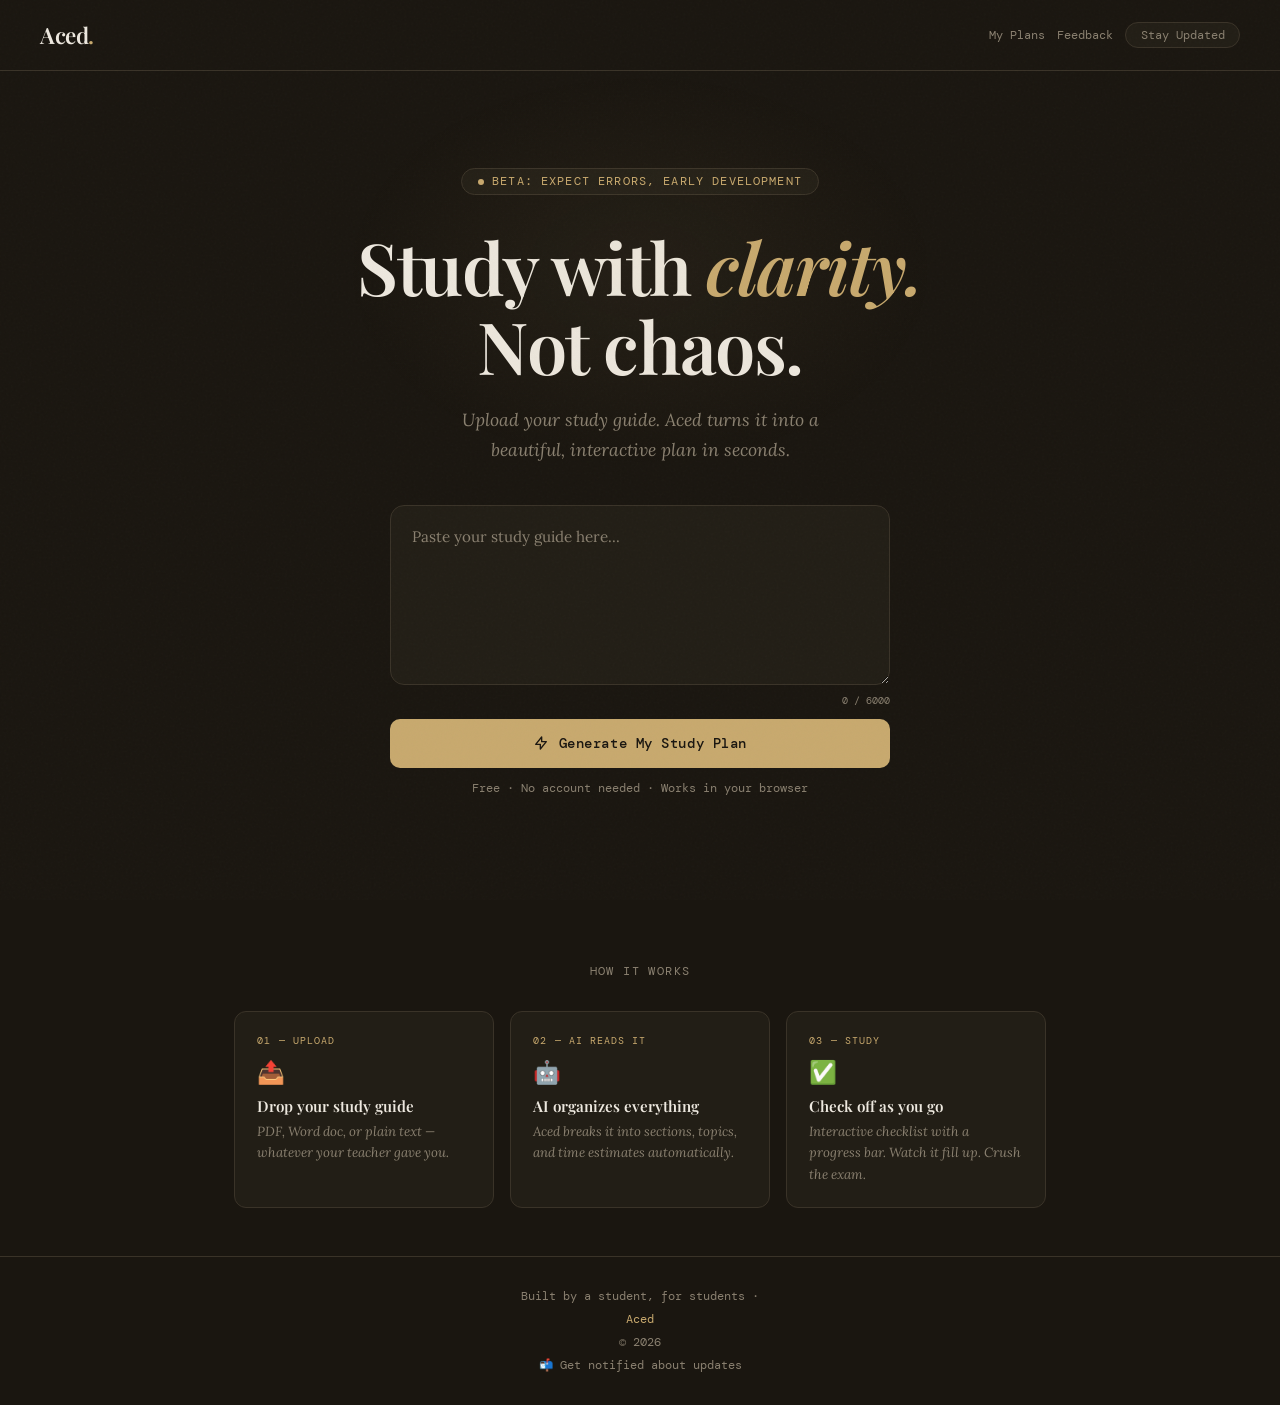
<file: index.html>
<!DOCTYPE html>
<html lang="en">
<head>
<!-- Google tag (gtag.js) -->
<script async src="https://www.googletagmanager.com/gtag/js?id=G-MVRLB366R9"></script>
<script>
  window.dataLayer = window.dataLayer || [];
  function gtag(){dataLayer.push(arguments);}
  gtag('js', new Date());

  gtag('config', 'G-MVRLB366R9');
</script>
  <meta charset="UTF-8">
  <meta name="viewport" content="width=device-width, initial-scale=1.0">
  <title>Aced — Study With Clarity, Not Chaos</title>
  <link rel="icon" type="image/svg+xml" href="favicon.svg">
  <link href="https://fonts.googleapis.com/css2?family=Playfair+Display:ital,wght@0,400;0,600;1,400&family=Lora:ital,wght@0,400;0,500;1,400&family=DM+Mono:wght@400;500&display=swap" rel="stylesheet">
  <link rel="stylesheet" href="shared.css">
  <link rel="stylesheet" href="index.css">
<!-- Primary SEO -->
<meta name="description" content="Upload your study guide and get a beautiful, interactive study plan in seconds. Free AI-powered study tool for students.">
<meta name="keywords" content="study tool, AI study guide, study plan, interactive checklist, student productivity">

<!-- Open Graph (makes links look good when shared on social) -->
<meta property="og:title" content="Aced — Turn your study guide into a plan">
<meta property="og:description" content="Upload your study guide and get a beautiful, interactive study plan in seconds.">
<meta property="og:url" content="https://studyaced.com">
<meta property="og:type" content="website">

<!-- Twitter/X card -->
<meta name="twitter:card" content="summary">
<meta name="twitter:title" content="Aced — Turn your study guide into a plan">
<meta name="twitter:description" content="Upload your study guide and get a beautiful, interactive study plan in seconds.">
<link rel="canonical" href="https://studyaced.com">
</head>
<body>

  <!-- LOADING OVERLAY -->
  <div class="loading-overlay" id="loading-overlay">
    <div class="loading-title">Building your study plan...</div>
    <div class="loading-msg" id="loading-msg">Reading your file...</div>
    <div class="loading-bar-wrap">
      <div class="loading-bar-fill" id="loading-bar"></div>
    </div>
    <div class="loading-pct" id="loading-pct">0%</div>
  </div>

  <!-- NAV -->
  <nav>
    <div class="nav-logo">Aced<span>.</span></div>
    <div class="nav-links">
       <a href="plans.html" class="nav-link">My Plans</a>
       <a href="https://tally.so/r/XxqjLe" target="_blank" class="nav-link">Feedback</a>
       <a href="https://tally.so/r/OD5jP8" target="_blank" class="nav-link nav-link-highlight">Stay Updated</a>
    </div>
  </nav>

  <!-- HERO + UPLOAD -->
  <section class="hero">
    <div class="eyebrow">
      <div class="dot-pulse"></div>
      BETA: Expect errors, Early Development
    </div>

    <h1>Study with <em>clarity.</em><br>Not chaos.</h1>

    <p class="subhead">Upload your study guide. Aced turns it into a beautiful, interactive plan in seconds.</p>

    <div class="upload-wrap">

    <div class="text-input-wrap">
      <textarea 
        id="study-input" 
        maxlength="6000" 
        placeholder="Paste your study guide here..."></textarea>
      <div id="char-counter" class="char-counter">0 / 6000</div>
    </div>
      <div class="error-msg" id="error-msg"></div>

      <button type="button" class="generate-btn" id="generate-btn">
        <svg fill="none" stroke="currentColor" stroke-width="2" viewBox="0 0 24 24">
          <path stroke-linecap="round" stroke-linejoin="round" d="M13 10V3L4 14h7v7l9-11h-7z"/>
        </svg>
        Generate My Study Plan
      </button>

      <p class="upload-note">Free · No account needed · Works in your browser</p>

    </div>
  </section>

  <!-- HOW IT WORKS -->
  <section class="features">
    <div class="features-label">How it works</div>
    <div class="features-grid">
      <div class="feature-card">
        <div class="feature-step">01 — UPLOAD</div>
        <span class="feature-icon">📤</span>
        <div class="feature-title">Drop your study guide</div>
        <div class="feature-desc">PDF, Word doc, or plain text — whatever your teacher gave you.</div>
      </div>
      <div class="feature-card">
        <div class="feature-step">02 — AI READS IT</div>
        <span class="feature-icon">🤖</span>
        <div class="feature-title">AI organizes everything</div>
        <div class="feature-desc">Aced breaks it into sections, topics, and time estimates automatically.</div>
      </div>

      <div class="feature-card">
        <div class="feature-step">03 — STUDY</div>
        <span class="feature-icon">✅</span>
        <div class="feature-title">Check off as you go</div>
        <div class="feature-desc">Interactive checklist with a progress bar. Watch it fill up. Crush the exam.</div>
      </div>
    </div>
  </section>

  <!-- FOOTER -->
  <footer>
    Built by a student, for students · <span>Aced</span> © 2026
    <a href="https://tally.so/r/OD5jP8" target="_blank" class="footer-signup">📬 Get notified about updates</a>
  </footer>

  <script src="processor.js"></script>
  <script src="app.js"></script>
  <script async src="https://scripts.simpleanalyticscdn.com/latest.js"></script>
  <script async src="https://scripts.simpleanalyticscdn.com/auto-events.js"></script>
</body>
</html>
</file>
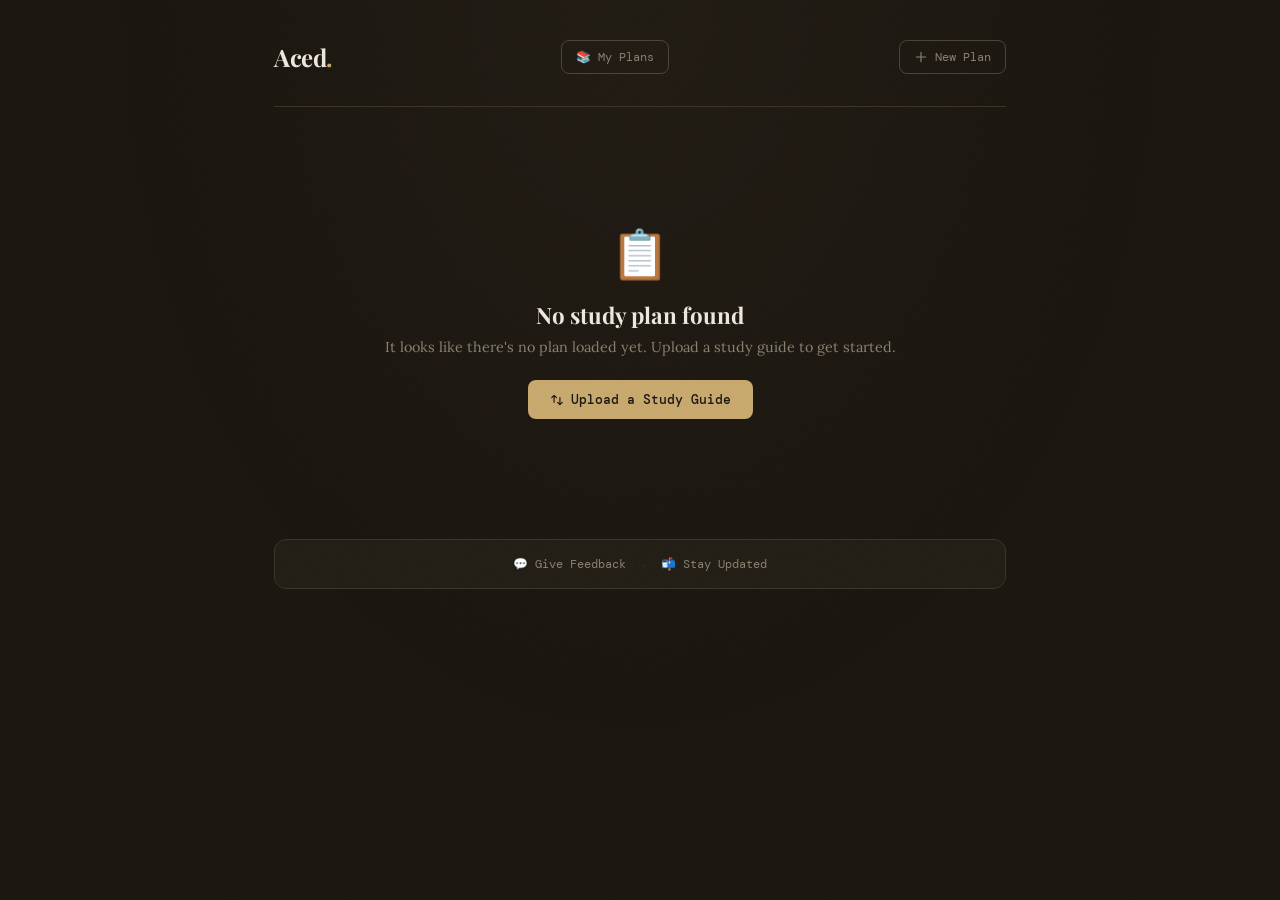
<file: generate.html>
<!DOCTYPE html>
<html lang="en">
<head>
<!-- Google tag (gtag.js) -->
<script async src="https://www.googletagmanager.com/gtag/js?id=G-MVRLB366R9"></script>
<script>
  window.dataLayer = window.dataLayer || [];
  function gtag(){dataLayer.push(arguments);}
  gtag('js', new Date());

  gtag('config', 'G-MVRLB366R9');
</script>
  <meta charset="UTF-8">
  <meta name="viewport" content="width=device-width, initial-scale=1.0">
  <title>Your Study Plan — Aced</title>
  <link rel="icon" type="image/svg+xml" href="favicon.svg">
  <link href="https://fonts.googleapis.com/css2?family=Playfair+Display:ital,wght@0,400;0,600;0,700;1,400&family=Lora:ital,wght@0,400;0,500;1,400&family=DM+Mono:wght@300;400;500&display=swap" rel="stylesheet">
  <link rel="stylesheet" href="shared.css">
  <link rel="stylesheet" href="generate.css">
<!-- Primary SEO -->
<meta name="description" content="Upload your study guide and get a beautiful, interactive study plan in seconds. Free AI-powered study tool for students.">
<meta name="keywords" content="study tool, AI study guide, study plan, interactive checklist, student productivity">

<!-- Open Graph (makes links look good when shared on social) -->
<meta property="og:title" content="Aced — Turn your study guide into a plan">
<meta property="og:description" content="Upload your study guide and get a beautiful, interactive study plan in seconds.">
<meta property="og:url" content="https://studyaced.com">
<meta property="og:type" content="website">

<!-- Twitter/X card -->
<meta name="twitter:card" content="summary">
<meta name="twitter:title" content="Aced — Turn your study guide into a plan">
<meta name="twitter:description" content="Upload your study guide and get a beautiful, interactive study plan in seconds.">
</head>
<body>
  <canvas id="confetti"></canvas>

  <div class="container">
    <header class="header">
      <a href="index.html" class="logo">Aced<span>.</span></a>
      <a href="plans.html" class="new-plan-btn">📚 My Plans</a>
      <a href="index.html" class="new-plan-btn">
        <svg fill="none" stroke="currentColor" stroke-width="2" viewBox="0 0 24 24">
          <path stroke-linecap="round" stroke-linejoin="round" d="M12 4v16m8-8H4"/>
        </svg>
        New Plan
      </a>
    </header>

    <div id="app"></div>
    <div class="feedback-bar">
      <a href="https://tally.so/r/XxqjLe" target="_blank" class="feedback-link">
         💬 Give Feedback
      </a>
      <span class="feedback-divider">·</span>
      <a href="https://tally.so/r/OD5jP8" target="_blank" class="feedback-link">
         📬 Stay Updated
      </a>
    </div>
  </div>

  <script src="generate.js"></script>
</body>
</html>
</file>
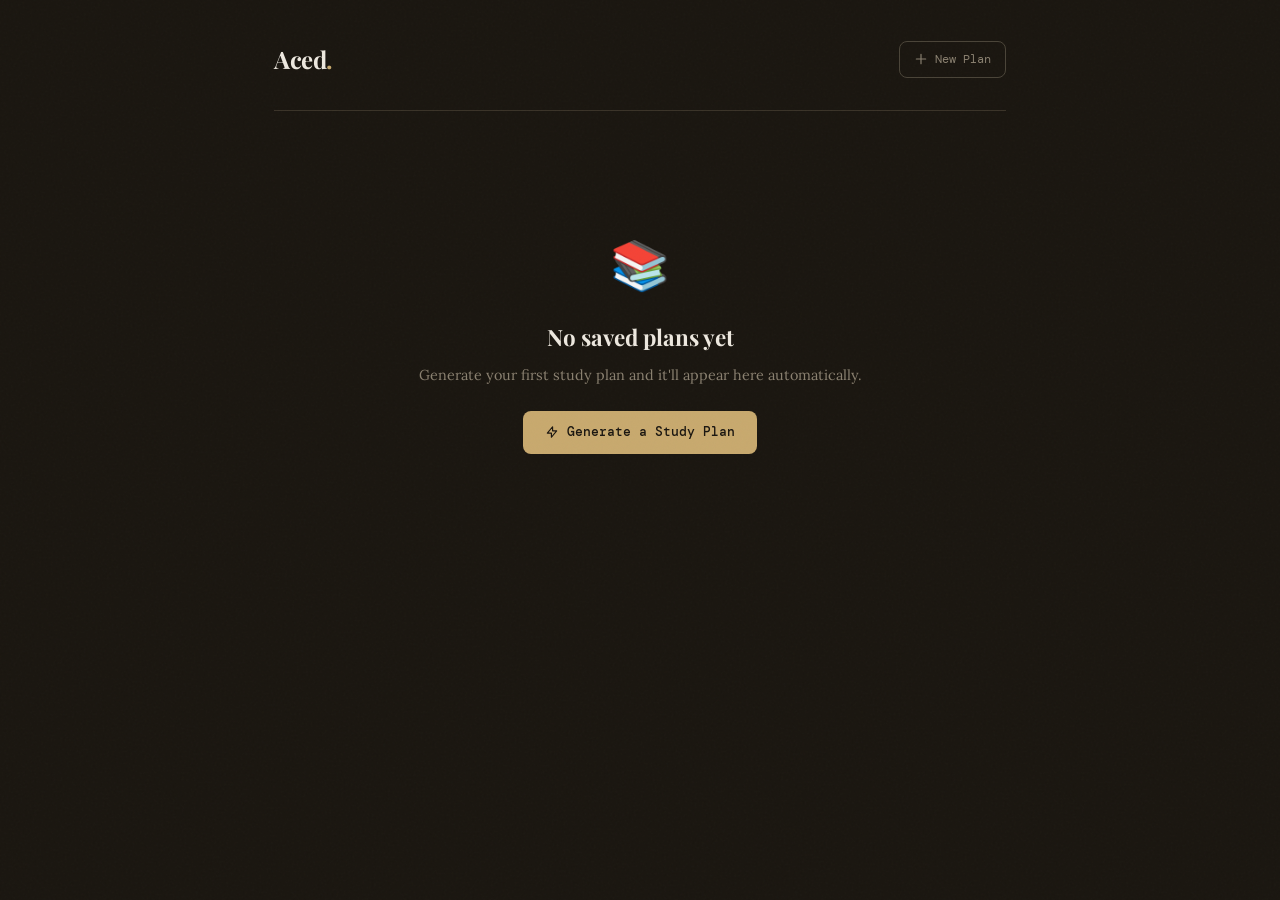
<file: plans.html>
<!DOCTYPE html>
<html lang="en">
<head>
  <meta charset="UTF-8">
  <meta name="viewport" content="width=device-width, initial-scale=1.0">
  <title>My Plans — Aced</title>
  <link rel="icon" type="image/svg+xml" href="favicon.svg">
  <link href="https://fonts.googleapis.com/css2?family=Playfair+Display:ital,wght@0,400;0,600;0,700;1,400&family=Lora:ital,wght@0,400;0,500;1,400&family=DM+Mono:wght@300;400;500&display=swap" rel="stylesheet">
  <link rel="stylesheet" href="shared.css">
  <link rel="stylesheet" href="plans.css">
</head>
<body>
  <div class="container">
    <header class="header">
      <a href="index.html" class="logo">Aced<span>.</span></a>
      <a href="index.html" class="new-plan-btn">
        <svg fill="none" stroke="currentColor" stroke-width="2" viewBox="0 0 24 24">
          <path stroke-linecap="round" stroke-linejoin="round" d="M12 4v16m8-8H4"/>
        </svg>
        New Plan
      </a>
    </header>

    <div id="app"></div>
  </div>

  <script src="plans.js"></script>
</body>
</html>
</file>
<file: shared.css>
/* ── THEME TOKENS ── */
:root {
  --ease:      cubic-bezier(.4,0,.2,1);
  --bg:        #1a1610;
  --bg2:       #221e16;
  --bg3:       #2c271d;
  --border:    #3a3328;
  --border-light: #4a4438;
  --text:      #ede8df;
  --muted:     #8a8070;
  --accent:    #c8a96e;
  --accent2:   #e8c98e;
  --accent-dim: #9a7e4f;
  --accent-glow: rgba(200,169,110,0.08);
  --red:       #c87070;
  --green:     #7db87d;
  --green-bg:  rgba(125,184,125,0.1);
  --radius:    12px;
  --cta:       #c8a96e;
  --cta-text:  #1a1610;
}

*, *::before, *::after { box-sizing: border-box; margin: 0; padding: 0; }
html { scroll-behavior: smooth; }

body {
  background: var(--bg);
  color: var(--text);
  font-family: 'Lora', Georgia, serif;
  min-height: 100vh;
  overflow-x: hidden;
}

/* ── GRAIN OVERLAY ── */
body::before {
  content: '';
  position: fixed;
  inset: 0;
  background-image: url("data:image/svg+xml,%3Csvg viewBox='0 0 512 512' xmlns='http://www.w3.org/2000/svg'%3E%3Cfilter id='n'%3E%3CfeTurbulence type='fractalNoise' baseFrequency='0.75' numOctaves='4' stitchTiles='stitch'/%3E%3C/filter%3E%3Crect width='100%25' height='100%25' filter='url(%23n)' opacity='0.035'/%3E%3C/svg%3E");
  pointer-events: none;
  z-index: 100;
  opacity: 0.6;
}

/* ── ANIMATIONS ── */
@keyframes fadeUp {
  from { opacity: 0; transform: translateY(20px); }
  to   { opacity: 1; transform: translateY(0); }
}

@keyframes pulse {
  0%, 100% { opacity: 1; transform: scale(1); }
  50%       { opacity: 0.4; transform: scale(0.7); }
}

/* ── DOT PULSE ── */
.dot-pulse {
  width: 6px; height: 6px;
  background: var(--accent);
  border-radius: 50%;
  animation: pulse 2s infinite;
}

/* ── FEEDBACK BAR ── */
.feedback-bar {
  display: flex;
  align-items: center;
  justify-content: center;
  gap: 1rem;
  margin-top: 40px;
  padding: 16px;
  background: var(--bg2);
  border: 1px solid var(--border);
  border-radius: var(--radius);
}

.feedback-link {
  font-family: 'DM Mono', monospace;
  font-size: 0.75rem;
  color: var(--muted);
  text-decoration: none;
  transition: color 0.2s;
}
.feedback-link:hover { color: var(--accent); }

.feedback-divider {
  color: var(--border);
  font-size: 0.75rem;
}

/* ── FOOTER SIGNUP ── */
.footer-signup {
  font-family: 'DM Mono', monospace;
  font-size: 0.72rem;
  color: var(--muted);
  text-decoration: none;
  transition: color 0.2s;
}
.footer-signup:hover { color: var(--accent); }
</file>
<file: index.css>
/* ── NAV ── */
nav {
  position: fixed;
  top: 0; left: 0; right: 0;
  z-index: 50;
  display: flex;
  align-items: center;
  justify-content: space-between;
  padding: 1.25rem 2.5rem;
  background: var(--bg);
  border-bottom: 1px solid var(--border);
}

.nav-logo {
  font-family: 'Playfair Display', serif;
  font-size: 1.4rem;
  font-weight: 600;
  color: var(--text);
  letter-spacing: -0.02em;
}
.nav-logo span { color: var(--accent); }

.nav-badge {
  display: inline-flex;
  align-items: center;
  gap: 0.4rem;
  background: var(--bg2);
  border: 1px solid var(--border);
  border-radius: 99px;
  padding: 0.3rem 0.9rem;
  font-family: 'DM Mono', monospace;
  font-size: 0.7rem;
  color: var(--muted);
}

/* ── HERO ── */
.hero {
  min-height: 100vh;
  display: flex;
  flex-direction: column;
  align-items: center;
  justify-content: center;
  text-align: center;
  padding: 8rem 1.5rem 4rem;
  position: relative;
}

.hero::after {
  content: '';
  position: absolute;
  top: 30%; left: 50%;
  transform: translate(-50%, -50%);
  width: 600px; height: 400px;
  background: radial-gradient(ellipse, var(--accent) 0%, transparent 70%);
  opacity: 0.06;
  pointer-events: none;
  border-radius: 50%;
}

.eyebrow {
  display: inline-flex;
  align-items: center;
  gap: 0.5rem;
  background: var(--bg2);
  border: 1px solid var(--border);
  border-radius: 99px;
  padding: 0.3rem 1rem;
  font-family: 'DM Mono', monospace;
  font-size: 0.72rem;
  color: var(--accent);
  letter-spacing: 0.1em;
  text-transform: uppercase;
  margin-bottom: 2rem;
  animation: fadeUp 0.6s var(--ease) both;
}

h1 {
  font-family: 'Playfair Display', serif;
  font-size: clamp(2.6rem, 6vw, 4.5rem);
  font-weight: 600;
  line-height: 1.1;
  letter-spacing: -0.02em;
  max-width: 720px;
  margin-bottom: 1.25rem;
  animation: fadeUp 0.6s 0.1s var(--ease) both;
}
h1 em { font-style: italic; color: var(--accent); }

.subhead {
  font-size: clamp(0.95rem, 2vw, 1.1rem);
  color: var(--muted);
  max-width: 420px;
  line-height: 1.7;
  margin-bottom: 2.5rem;
  font-style: italic;
  animation: fadeUp 0.6s 0.2s var(--ease) both;
}

/* ── UPLOAD ZONE ── */
.upload-wrap {
  width: 100%;
  max-width: 500px;
  animation: fadeUp 0.6s 0.3s var(--ease) both;
}

/* ── ERROR ── */
.error-msg {
  display: none;
  align-items: flex-start;
  gap: 0.5rem;
  background: rgba(200,112,112,0.07);
  border: 1px solid rgba(200,112,112,0.25);
  border-radius: 10px;
  padding: 0.75rem 1rem;
  margin-top: 0.75rem;
  font-family: 'DM Mono', monospace;
  font-size: 0.73rem;
  color: var(--red);
  line-height: 1.5;
  text-align: left;
}
.error-msg.show { display: flex; }
.error-msg::before { content: '⚠'; flex-shrink: 0; }

/* ── GENERATE BUTTON ── */
.generate-btn {
  display: flex;
  align-items: center;
  justify-content: center;
  gap: 0.6rem;
  width: 100%;
  margin-top: 0.75rem;
  background: var(--cta);
  color: var(--cta-text);
  font-family: 'DM Mono', monospace;
  font-size: 0.88rem;
  font-weight: 500;
  letter-spacing: 0.04em;
  padding: 0.95rem 2rem;
  border-radius: 10px;
  border: none;
  cursor: pointer;
  transition: opacity 0.2s, transform 0.15s;
}
.generate-btn:hover:not(:disabled) { opacity: 0.88; transform: translateY(-2px); }
.generate-btn:active:not(:disabled) { transform: translateY(0); }
.generate-btn svg { width: 16px; height: 16px; flex-shrink: 0; }

.upload-note {
  margin-top: 0.75rem;
  font-size: 0.73rem;
  color: var(--muted);
  font-family: 'DM Mono', monospace;
  text-align: center;
}

/* ── LOADING OVERLAY ── */
.loading-overlay {
  display: none;
  position: fixed;
  inset: 0;
  background: rgba(26,22,16,0.93);
  backdrop-filter: blur(8px);
  z-index: 200;
  align-items: center;
  justify-content: center;
  flex-direction: column;
  gap: 1.25rem;
}
.loading-overlay.show { display: flex; }

.loading-title {
  font-family: 'Playfair Display', serif;
  font-size: 1.3rem;
  font-weight: 600;
  color: var(--text);
}
.loading-msg {
  font-family: 'DM Mono', monospace;
  font-size: 0.75rem;
  color: var(--muted);
  font-style: italic;
  min-height: 18px;
}
.loading-bar-wrap {
  width: 260px;
  height: 3px;
  background: var(--border);
  border-radius: 2px;
  overflow: hidden;
}
.loading-bar-fill {
  height: 100%;
  background: linear-gradient(90deg, var(--accent-dim), var(--accent));
  border-radius: 2px;
  transition: width 0.5s var(--ease);
  width: 0%;
}
.loading-pct {
  font-family: 'DM Mono', monospace;
  font-size: 0.68rem;
  color: var(--muted);
}

/* ── HOW IT WORKS ── */
.features {
  padding: 4rem 1.5rem 3rem;
  max-width: 860px;
  margin: 0 auto;
}
.features-label {
  text-align: center;
  font-family: 'DM Mono', monospace;
  font-size: 0.72rem;
  color: var(--muted);
  letter-spacing: 0.12em;
  text-transform: uppercase;
  margin-bottom: 2rem;
}
.features-grid {
  display: grid;
  grid-template-columns: repeat(auto-fit, minmax(230px, 1fr));
  gap: 1rem;
}
.feature-card {
  background: var(--bg2);
  border: 1px solid var(--border);
  border-radius: 12px;
  padding: 1.4rem;
  transition: border-color 0.2s, transform 0.2s;
}
.feature-card:hover { border-color: var(--accent); transform: translateY(-2px); }
.feature-step {
  font-family: 'DM Mono', monospace;
  font-size: 0.65rem;
  color: var(--accent);
  letter-spacing: 0.1em;
  margin-bottom: 0.6rem;
}
.feature-icon { font-size: 1.4rem; margin-bottom: 0.6rem; display: block; }
.feature-title {
  font-family: 'Playfair Display', serif;
  font-size: 0.95rem;
  font-weight: 600;
  margin-bottom: 0.35rem;
  color: var(--text);
}
.feature-desc {
  font-size: 0.83rem;
  color: var(--muted);
  line-height: 1.6;
  font-style: italic;
}

/* ── FOOTER ── */
footer {
  text-align: center;
  padding: 2rem;
  border-top: 1px solid var(--border);
  font-family: 'DM Mono', monospace;
  font-size: 0.72rem;
  color: var(--muted);
  display: flex;
  flex-direction: column;
  align-items: center;
  gap: 0.5rem;
}
footer span { color: var(--accent); }

/* ── RESPONSIVE ── */
@media (max-width: 500px) {
  nav { padding: 1rem 1.25rem; }
  .hero { padding: 7rem 1.25rem 3rem; }
}

.nav-links {
  display: flex;
  align-items: center;
  gap: 0.75rem;
}

.nav-link {
  font-family: 'DM Mono', monospace;
  font-size: 0.72rem;
  color: var(--muted);
  text-decoration: none;
  transition: color 0.2s;
}
.nav-link:hover { color: var(--text); }

.nav-link-highlight {
  background: var(--bg2);
  border: 1px solid var(--border);
  border-radius: 99px;
  padding: 0.3rem 0.9rem;
}
.nav-link-highlight:hover { border-color: var(--accent); color: var(--accent); }




/* ── TEXT INPUT ── */
.text-input-wrap {
  width: 100%;
}

#study-input {
  width: 100%;
  padding: 1.2rem 1.3rem;
  border-radius: 14px;
  border: 1px solid var(--border);
  background: var(--bg2);
  color: var(--text);
  font-family: 'Lora', serif;
  font-size: 0.95rem;
  line-height: 1.6;
  resize: vertical;
  min-height: 180px;
  transition: border-color 0.2s, box-shadow 0.2s;
}

#study-input::placeholder {
  color: var(--muted);
}

#study-input:focus {
  outline: none;
  border-color: var(--accent);
  box-shadow: 0 0 0 3px var(--accent-glow);
}


.text-input-wrap {
  position: relative;
  width: 100%;
}

.char-counter {
  text-align: right;
  font-family: 'DM Mono', monospace;
  font-size: 0.65rem;
  color: var(--muted);
  margin-top: 5px;
  transition: color 0.2s;
}

.char-counter.limit-near {
  color: var(--accent);
}

.char-counter.limit-reached {
  color: var(--red);
}
</file>
<file: generate.css>
/* ── WARM VIGNETTE ── */
body::after {
  content: '';
  position: fixed;
  inset: 0;
  background: radial-gradient(ellipse at 50% 0%, rgba(200,169,110,0.04) 0%, transparent 60%);
  pointer-events: none;
  z-index: 0;
}

/* ── LAYOUT ── */
.container {
  max-width: 780px;
  margin: 0 auto;
  padding: 0 24px 80px;
  position: relative;
  z-index: 1;
}

/* ── HEADER ── */
.header {
  padding: 40px 0 32px;
  display: flex;
  align-items: center;
  justify-content: space-between;
  border-bottom: 1px solid var(--border);
  margin-bottom: 36px;
}

.logo {
  font-family: 'Playfair Display', serif;
  font-size: 1.5rem;
  font-weight: 700;
  color: var(--text);
  letter-spacing: -0.02em;
  text-decoration: none;
}
.logo span { color: var(--accent); }

.new-plan-btn {
  display: flex;
  align-items: center;
  gap: 7px;
  background: transparent;
  border: 1px solid var(--border-light);
  color: var(--muted);
  font-family: 'DM Mono', monospace;
  font-size: 0.75rem;
  padding: 8px 14px;
  border-radius: 8px;
  cursor: pointer;
  transition: all 0.2s;
  text-decoration: none;
}
.new-plan-btn:hover {
  border-color: var(--accent-dim);
  color: var(--accent);
  background: var(--accent-glow);
}
.new-plan-btn svg { width: 14px; height: 14px; flex-shrink: 0; }

/* ── PLAN HEADER ── */
.plan-header {
  margin-bottom: 28px;
  animation: fadeUp 0.5s ease both;
}

.plan-title {
  font-family: 'Playfair Display', serif;
  font-size: clamp(1.6rem, 4vw, 2.2rem);
  font-weight: 700;
  color: var(--text);
  line-height: 1.2;
  margin-bottom: 12px;
}

.plan-meta {
  display: flex;
  align-items: center;
  gap: 20px;
  flex-wrap: wrap;
}

.meta-pill {
  display: flex;
  align-items: center;
  gap: 6px;
  font-family: 'DM Mono', monospace;
  font-size: 0.72rem;
  color: var(--muted);
  background: var(--bg2);
  border: 1px solid var(--border);
  padding: 5px 11px;
  border-radius: 20px;
}
.meta-pill svg { width: 12px; height: 12px; color: var(--accent-dim); }

/* ── PROGRESS BAR ── */
.progress-wrap {
  background: var(--bg2);
  border: 1px solid var(--border);
  border-radius: var(--radius);
  padding: 16px 20px;
  margin-bottom: 28px;
  animation: fadeUp 0.5s 0.1s ease both;
}

.progress-label {
  display: flex;
  justify-content: space-between;
  align-items: center;
  margin-bottom: 10px;
}
.progress-label span:first-child {
  font-family: 'DM Mono', monospace;
  font-size: 0.72rem;
  color: var(--muted);
  text-transform: uppercase;
  letter-spacing: 0.08em;
}

.progress-pct {
  font-family: 'Playfair Display', serif;
  font-size: 1.1rem;
  font-weight: 600;
  color: var(--accent);
}

.progress-track {
  height: 6px;
  background: var(--border);
  border-radius: 3px;
  overflow: hidden;
}
.progress-fill {
  height: 100%;
  background: linear-gradient(90deg, var(--accent-dim), var(--accent));
  border-radius: 3px;
  transition: width 0.6s cubic-bezier(0.4, 0, 0.2, 1);
  width: 0%;
}

.progress-stats { display: flex; gap: 16px; margin-top: 10px; }
.stat { font-family: 'DM Mono', monospace; font-size: 0.68rem; color: var(--muted); }
.stat b { color: var(--text); font-weight: 500; }

/* ── SECTIONS ── */
.sections-list { display: flex; flex-direction: column; gap: 16px; }

.section-card {
  background: var(--bg2);
  border: 1px solid var(--border);
  border-radius: var(--radius);
  overflow: hidden;
  transition: border-color 0.2s;
  animation: fadeUp 0.5s ease both;
}
.section-card:hover { border-color: var(--border-light); }
.section-card.completed { border-color: rgba(125,184,125,0.3); }

.section-header {
  display: flex;
  align-items: center;
  gap: 12px;
  padding: 16px 20px;
  cursor: pointer;
  user-select: none;
  transition: background 0.2s;
}
.section-header:hover { background: var(--bg3); }

.section-emoji { font-size: 1.3rem; flex-shrink: 0; width: 32px; text-align: center; }
.section-info { flex: 1; min-width: 0; }

.section-title {
  font-family: 'Playfair Display', serif;
  font-size: 1rem;
  font-weight: 600;
  color: var(--text);
  line-height: 1.3;
}

.section-sub { display: flex; align-items: center; gap: 10px; margin-top: 3px; }
.section-time { font-family: 'DM Mono', monospace; font-size: 0.68rem; color: var(--accent-dim); }
.section-count { font-family: 'DM Mono', monospace; font-size: 0.68rem; color: var(--muted); }

.section-progress-mini {
  width: 48px; height: 3px;
  background: var(--border);
  border-radius: 2px;
  overflow: hidden;
  flex-shrink: 0;
}
.section-progress-mini-fill {
  height: 100%;
  background: var(--accent);
  border-radius: 2px;
  transition: width 0.4s ease;
}

.chevron {
  width: 16px; height: 16px;
  color: var(--muted);
  flex-shrink: 0;
  transition: transform 0.25s ease;
}
.section-card.open .chevron { transform: rotate(180deg); }

/* ── ITEMS ── */
.items-list {
  border-top: 1px solid var(--border);
  display: none;
  flex-direction: column;
}
.section-card.open .items-list { display: flex; }

.item-row {
  display: flex;
  align-items: flex-start;
  gap: 14px;
  padding: 13px 20px 13px 24px;
  border-bottom: 1px solid var(--border);
  cursor: pointer;
  transition: background 0.15s;
}
.item-row:last-child { border-bottom: none; }
.item-row:hover { background: var(--bg3); }
.item-row.done { background: var(--green-bg); }

.item-checkbox {
  width: 18px; height: 18px;
  border: 1.5px solid var(--border-light);
  border-radius: 5px;
  flex-shrink: 0;
  margin-top: 2px;
  display: flex;
  align-items: center;
  justify-content: center;
  transition: all 0.2s;
}
.item-row.done .item-checkbox { background: var(--green); border-color: var(--green); }
.item-checkbox svg {
  width: 10px; height: 10px;
  color: #1a2e1a;
  opacity: 0;
  transform: scale(0.5);
  transition: all 0.2s;
}
.item-row.done .item-checkbox svg { opacity: 1; transform: scale(1); }

.item-text {
  font-size: 0.92rem;
  color: var(--text);
  line-height: 1.5;
  transition: color 0.2s;
  padding-top: 1px;
}
.item-row.done .item-text {
  color: var(--muted);
  text-decoration: line-through;
  text-decoration-color: var(--muted);
}

/* ── COMPLETE BANNER ── */
.complete-banner {
  display: none;
  text-align: center;
  padding: 40px 24px;
  background: var(--bg2);
  border: 1px solid rgba(125,184,125,0.4);
  border-radius: var(--radius);
  margin-top: 28px;
  animation: fadeUp 0.5s ease both;
}
.complete-banner.show { display: block; }
.complete-icon { font-size: 2.5rem; margin-bottom: 12px; }
.complete-banner h2 {
  font-family: 'Playfair Display', serif;
  font-size: 1.5rem;
  font-weight: 700;
  color: var(--green);
  margin-bottom: 8px;
}
.complete-banner p {
  font-size: 0.9rem;
  color: var(--muted);
  max-width: 340px;
  margin: 0 auto 20px;
}

.reset-btn {
  background: transparent;
  border: 1px solid var(--border-light);
  color: var(--muted);
  font-family: 'DM Mono', monospace;
  font-size: 0.75rem;
  padding: 9px 18px;
  border-radius: 8px;
  cursor: pointer;
  transition: all 0.2s;
}
.reset-btn:hover { border-color: var(--accent-dim); color: var(--accent); background: var(--accent-glow); }

/* ── ERROR STATE ── */
.error-state { text-align: center; padding: 80px 24px; }
.error-state .icon { font-size: 3rem; margin-bottom: 16px; }
.error-state h2 {
  font-family: 'Playfair Display', serif;
  font-size: 1.4rem;
  color: var(--text);
  margin-bottom: 8px;
}
.error-state p { color: var(--muted); font-size: 0.9rem; margin-bottom: 24px; }

.go-back-btn {
  display: inline-flex;
  align-items: center;
  gap: 7px;
  background: var(--accent);
  color: var(--bg);
  font-family: 'DM Mono', monospace;
  font-size: 0.8rem;
  font-weight: 500;
  padding: 11px 22px;
  border-radius: 8px;
  text-decoration: none;
  border: none;
  cursor: pointer;
  transition: opacity 0.2s;
}
.go-back-btn:hover { opacity: 0.85; }

/* ── CONFETTI ── */
#confetti { position: fixed; inset: 0; pointer-events: none; z-index: 999; }

/* ── RESPONSIVE ── */
@media (max-width: 600px) {
  .header { padding: 28px 0 22px; }
  .plan-meta { gap: 10px; }
}

.plan-subtitle {
  font-size: 0.9rem;
  color: var(--muted);
  font-style: italic;
  margin-bottom: 4px;
}
</file>
<file: plans.css>
/* ── LAYOUT ── */
body { line-height: 1.6; }

.container {
  max-width: 780px;
  margin: 0 auto;
  padding: 0 24px 80px;
  position: relative;
  z-index: 1;
}

/* ── HEADER ── */
.header {
  padding: 40px 0 32px;
  display: flex;
  align-items: center;
  justify-content: space-between;
  border-bottom: 1px solid var(--border);
  margin-bottom: 36px;
}

.logo {
  font-family: 'Playfair Display', serif;
  font-size: 1.5rem;
  font-weight: 700;
  color: var(--text);
  letter-spacing: -0.02em;
  text-decoration: none;
}
.logo span { color: var(--accent); }

.new-plan-btn {
  display: flex;
  align-items: center;
  gap: 7px;
  background: transparent;
  border: 1px solid var(--border-light);
  color: var(--muted);
  font-family: 'DM Mono', monospace;
  font-size: 0.75rem;
  padding: 8px 14px;
  border-radius: 8px;
  cursor: pointer;
  transition: all 0.2s;
  text-decoration: none;
}
.new-plan-btn:hover { border-color: var(--accent-dim); color: var(--accent); background: var(--accent-glow); }
.new-plan-btn svg { width: 14px; height: 14px; }

/* ── PLANS HEADER ── */
.plans-header { margin-bottom: 24px; animation: fadeUp 0.5s ease both; }

.plans-title {
  font-family: 'Playfair Display', serif;
  font-size: clamp(1.6rem, 4vw, 2.2rem);
  font-weight: 700;
  color: var(--text);
  margin-bottom: 4px;
}

.plans-sub {
  font-family: 'DM Mono', monospace;
  font-size: 0.75rem;
  color: var(--muted);
}

/* ── PLANS LIST ── */
.plans-list {
  display: flex;
  flex-direction: column;
  gap: 12px;
}

.plan-card {
  display: flex;
  align-items: center;
  gap: 16px;
  background: var(--bg2);
  border: 1px solid var(--border);
  border-radius: 12px;
  padding: 20px 20px;
  cursor: pointer;
  transition: border-color 0.2s, transform 0.15s;
  animation: fadeUp 0.5s ease both;
}
.plan-card:hover { border-color: var(--accent); transform: translateY(-1px); }

.plan-card-info { flex: 1; min-width: 0; }

.plan-card-title {
  font-family: 'Playfair Display', serif;
  font-size: 1rem;
  font-weight: 600;
  color: var(--text);
  margin-bottom: 6px;
  white-space: nowrap;
  overflow: hidden;
  text-overflow: ellipsis;
}

.plan-card-meta {
  display: flex;
  align-items: center;
  gap: 6px;
  font-family: 'DM Mono', monospace;
  font-size: 0.68rem;
  color: var(--muted);
  margin-bottom: 10px;
  flex-wrap: wrap;
}

.plan-card-progress {
  display: flex;
  align-items: center;
  gap: 10px;
}

.plan-card-bar {
  flex: 1;
  height: 4px;
  background: var(--border);
  border-radius: 2px;
  overflow: hidden;
}

.plan-card-bar-fill {
  height: 100%;
  background: linear-gradient(90deg, var(--accent-dim), var(--accent));
  border-radius: 2px;
  transition: width 0.4s ease;
}

.plan-card-pct {
  font-family: 'DM Mono', monospace;
  font-size: 0.68rem;
  color: var(--muted);
  white-space: nowrap;
}

.plan-card-delete {
  background: none;
  border: none;
  color: var(--muted);
  cursor: pointer;
  padding: 6px;
  border-radius: 6px;
  flex-shrink: 0;
  transition: color 0.2s, background 0.2s;
}
.plan-card-delete:hover { color: var(--red); background: rgba(200,112,112,0.1); }
.plan-card-delete svg { width: 16px; height: 16px; display: block; }

/* ── EMPTY STATE ── */
.empty-state {
  text-align: center;
  padding: 80px 24px;
  animation: fadeUp 0.5s ease both;
}
.empty-icon { font-size: 3rem; margin-bottom: 16px; }
.empty-state h2 {
  font-family: 'Playfair Display', serif;
  font-size: 1.4rem;
  color: var(--text);
  margin-bottom: 8px;
}
.empty-state p { color: var(--muted); font-size: 0.9rem; margin-bottom: 24px; }

.new-plan-cta {
  display: inline-flex;
  align-items: center;
  gap: 8px;
  background: var(--accent);
  color: var(--bg);
  font-family: 'DM Mono', monospace;
  font-size: 0.8rem;
  font-weight: 500;
  padding: 11px 22px;
  border-radius: 8px;
  text-decoration: none;
  transition: opacity 0.2s;
}
.new-plan-cta:hover { opacity: 0.85; }
.new-plan-cta svg { width: 14px; height: 14px; }

/* ── RESPONSIVE ── */
@media (max-width: 600px) {
  .header { padding: 28px 0 22px; }
  .plan-card-meta { gap: 4px; }
}
</file>
